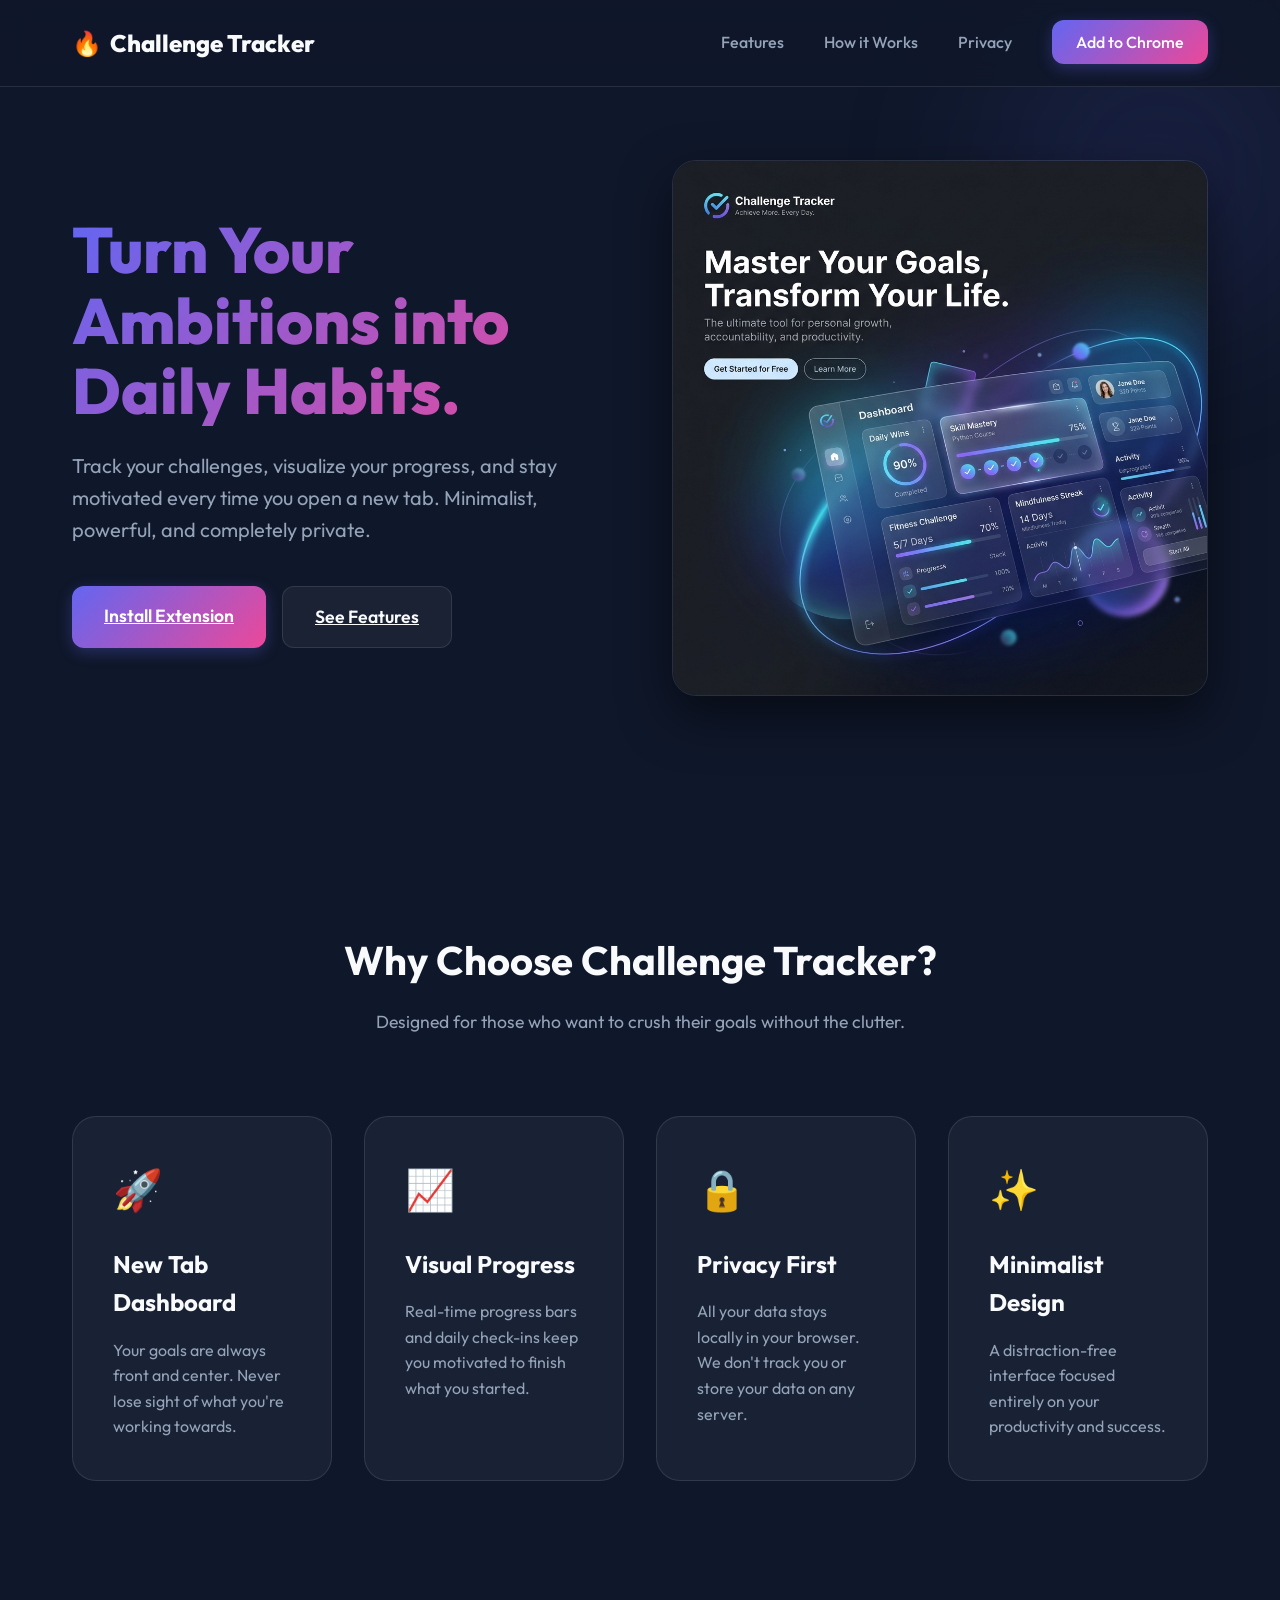
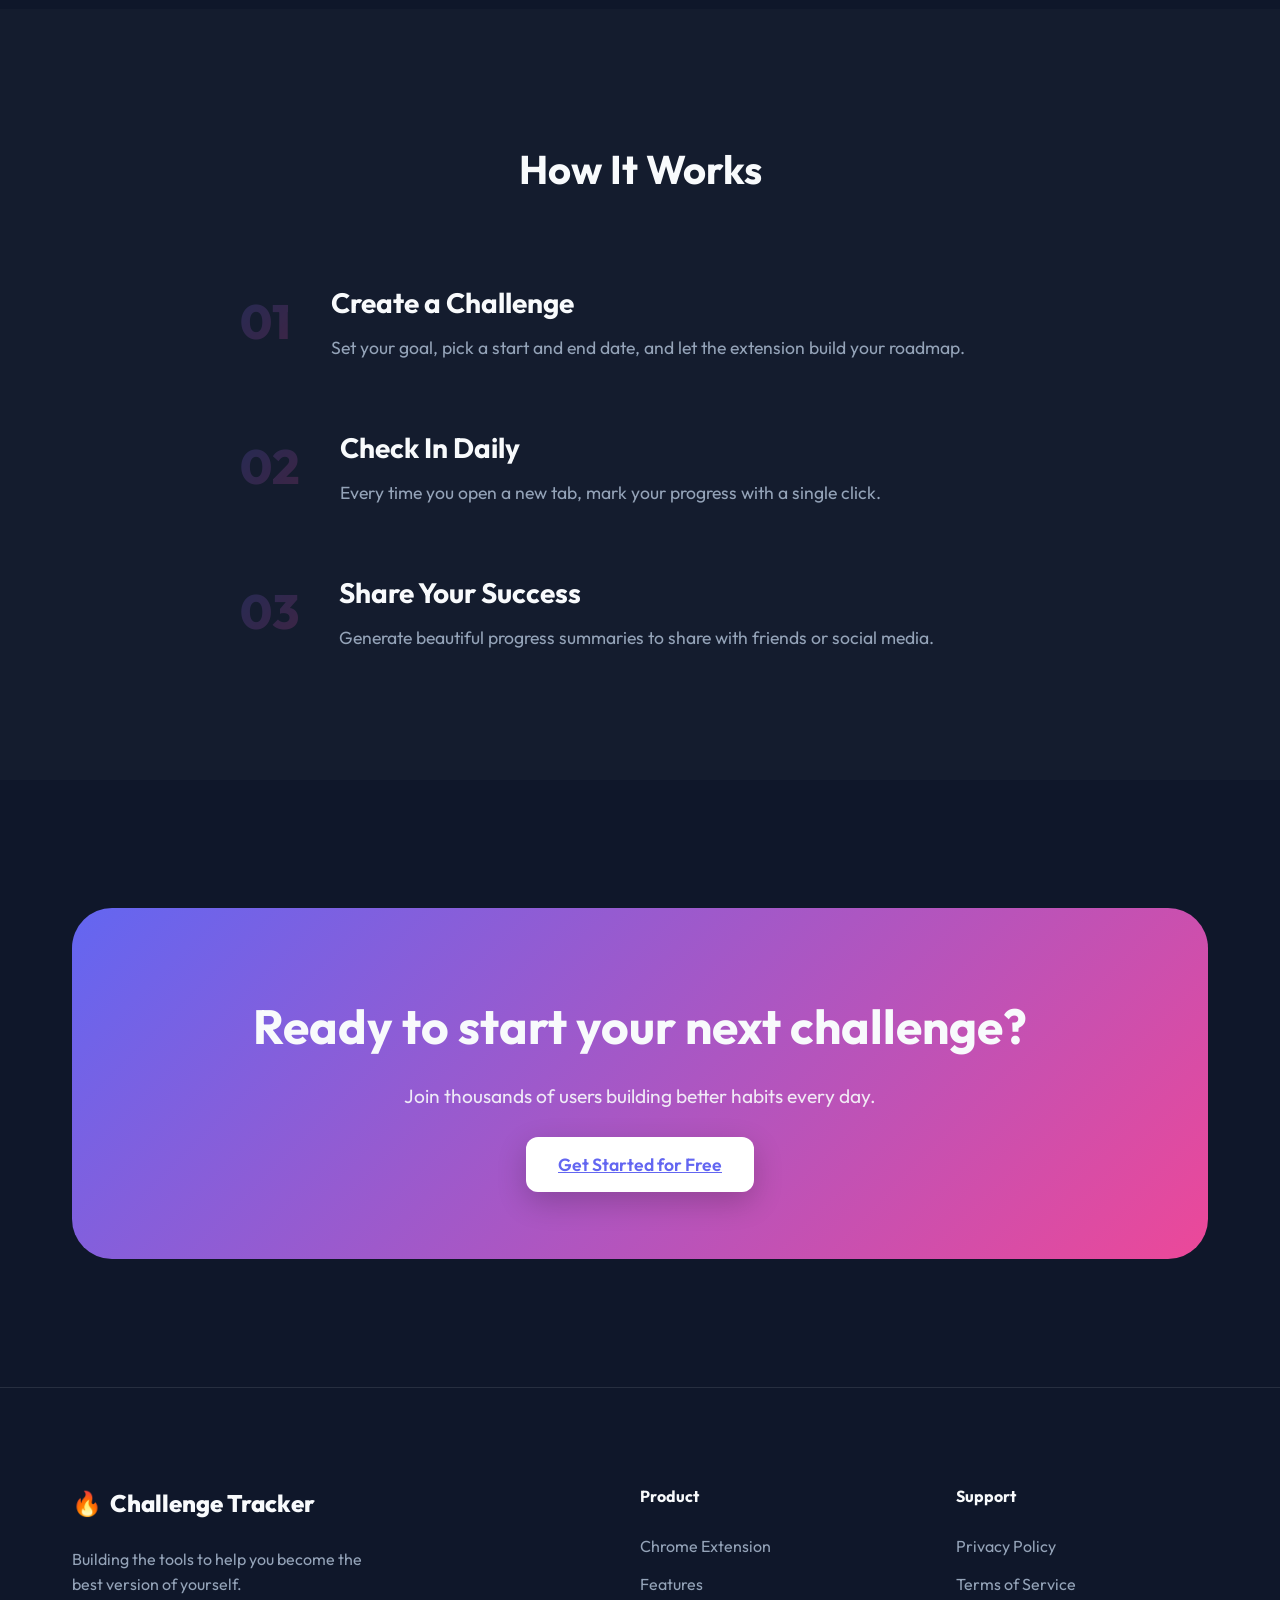
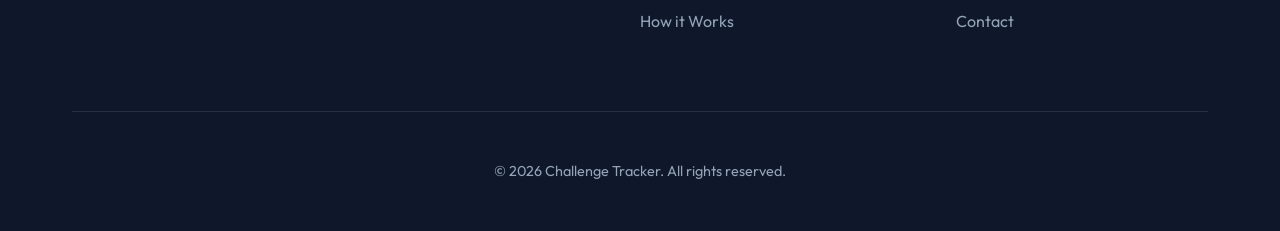
<file: index.html>
<!doctype html>
<html lang="en">
  <head>
    <meta charset="UTF-8" />
    <meta name="viewport" content="width=device-width, initial-scale=1.0" />
    <title>Challenge Tracker | Master Your Habits</title>
    <meta
      name="description"
      content="The ultimate Chrome extension to track your daily challenges and build life-changing habits directly from your New Tab page."
    />
    <link rel="preconnect" href="https://fonts.googleapis.com" />
    <link rel="preconnect" href="https://fonts.gstatic.com" crossorigin />
    <link
      href="https://fonts.googleapis.com/css2?family=Outfit:wght@300;400;600;800&display=swap"
      rel="stylesheet"
    />
    <link rel="stylesheet" href="style.css" />
  </head>
  <body>
    <nav>
      <div class="container">
        <div class="logo">
          <span class="icon">🔥</span>
          <span>Challenge Tracker</span>
        </div>
        <ul class="nav-links">
          <li><a href="#features">Features</a></li>
          <li><a href="#how-it-works">How it Works</a></li>
          <li><a href="privacy-policy.html">Privacy</a></li>
          <li><a href="https://chromewebstore.google.com/detail/challenge-tracker/ekboeehfckohegpankkdibgfpgkjiaia?hl=en&authuser=0" class="btn-primary">Add to Chrome</a></li>
        </ul>
      </div>
    </nav>

    <header class="hero">
      <div class="container">
        <div class="hero-content">
          <h1 class="gradient-text">Turn Your Ambitions into Daily Habits.</h1>
          <p>
            Track your challenges, visualize your progress, and stay motivated
            every time you open a new tab. Minimalist, powerful, and completely
            private.
          </p>
          <div class="hero-btns">
            <a href="https://chromewebstore.google.com/detail/challenge-tracker/ekboeehfckohegpankkdibgfpgkjiaia?hl=en&authuser=0" class="btn-primary btn-large">Install Extension</a>
            <a href="#features" class="btn-secondary btn-large">See Features</a>
          </div>
        </div>
        <div class="hero-image">
          <img src="hero.png" alt="Challenge Tracker Dashboard" />
        </div>
      </div>
    </header>

    <section id="features" class="features">
      <div class="container">
        <div class="section-header">
          <h2>Why Choose Challenge Tracker?</h2>
          <p>
            Designed for those who want to crush their goals without the
            clutter.
          </p>
        </div>
        <div class="feature-grid">
          <div class="feature-card">
            <div class="feature-icon">🚀</div>
            <h3>New Tab Dashboard</h3>
            <p>
              Your goals are always front and center. Never lose sight of what
              you're working towards.
            </p>
          </div>
          <div class="feature-card">
            <div class="feature-icon">📈</div>
            <h3>Visual Progress</h3>
            <p>
              Real-time progress bars and daily check-ins keep you motivated to
              finish what you started.
            </p>
          </div>
          <div class="feature-card">
            <div class="feature-icon">🔒</div>
            <h3>Privacy First</h3>
            <p>
              All your data stays locally in your browser. We don't track you or
              store your data on any server.
            </p>
          </div>
          <div class="feature-card">
            <div class="feature-icon">✨</div>
            <h3>Minimalist Design</h3>
            <p>
              A distraction-free interface focused entirely on your productivity
              and success.
            </p>
          </div>
        </div>
      </div>
    </section>

    <section id="how-it-works" class="how-it-works">
      <div class="container">
        <div class="section-header">
          <h2>How It Works</h2>
        </div>
        <div class="steps">
          <div class="step">
            <div class="step-number">01</div>
            <div class="step-info">
              <h3>Create a Challenge</h3>
              <p>
                Set your goal, pick a start and end date, and let the extension
                build your roadmap.
              </p>
            </div>
          </div>
          <div class="step">
            <div class="step-number">02</div>
            <div class="step-info">
              <h3>Check In Daily</h3>
              <p>
                Every time you open a new tab, mark your progress with a single
                click.
              </p>
            </div>
          </div>
          <div class="step">
            <div class="step-number">03</div>
            <div class="step-info">
              <h3>Share Your Success</h3>
              <p>
                Generate beautiful progress summaries to share with friends or
                social media.
              </p>
            </div>
          </div>
        </div>
      </div>
    </section>

    <section class="cta">
      <div class="container">
        <div class="cta-content">
          <h2>Ready to start your next challenge?</h2>
          <p>Join thousands of users building better habits every day.</p>
          <a href="https://chromewebstore.google.com/detail/challenge-tracker/ekboeehfckohegpankkdibgfpgkjiaia?hl=en&authuser=0" class="btn-primary btn-large">Get Started for Free</a>
        </div>
      </div>
    </section>

    <footer>
      <div class="container">
        <div class="footer-grid">
          <div class="footer-brand">
            <div class="logo">
              <span class="icon">🔥</span>
              <span>Challenge Tracker</span>
            </div>
            <p>
              Building the tools to help you become the best version of
              yourself.
            </p>
          </div>
          <div class="footer-links">
            <h4>Product</h4>
            <ul>
              <li><a href="https://chromewebstore.google.com/detail/challenge-tracker/ekboeehfckohegpankkdibgfpgkjiaia?hl=en&authuser=0">Chrome Extension</a></li>
              <li><a href="#features">Features</a></li>
              <li><a href="#how-it-works">How it Works</a></li>
            </ul>
          </div>
          <div class="footer-links">
            <h4>Support</h4>
            <ul>
              <li><a href="privacy-policy.html">Privacy Policy</a></li>
              <li><a href="#">Terms of Service</a></li>
              <li><a href="#">Contact</a></li>
            </ul>
          </div>
        </div>
        <div class="footer-bottom">
          <p>&copy; 2026 Challenge Tracker. All rights reserved.</p>
        </div>
      </div>
    </footer>
  </body>
</html>
</file>
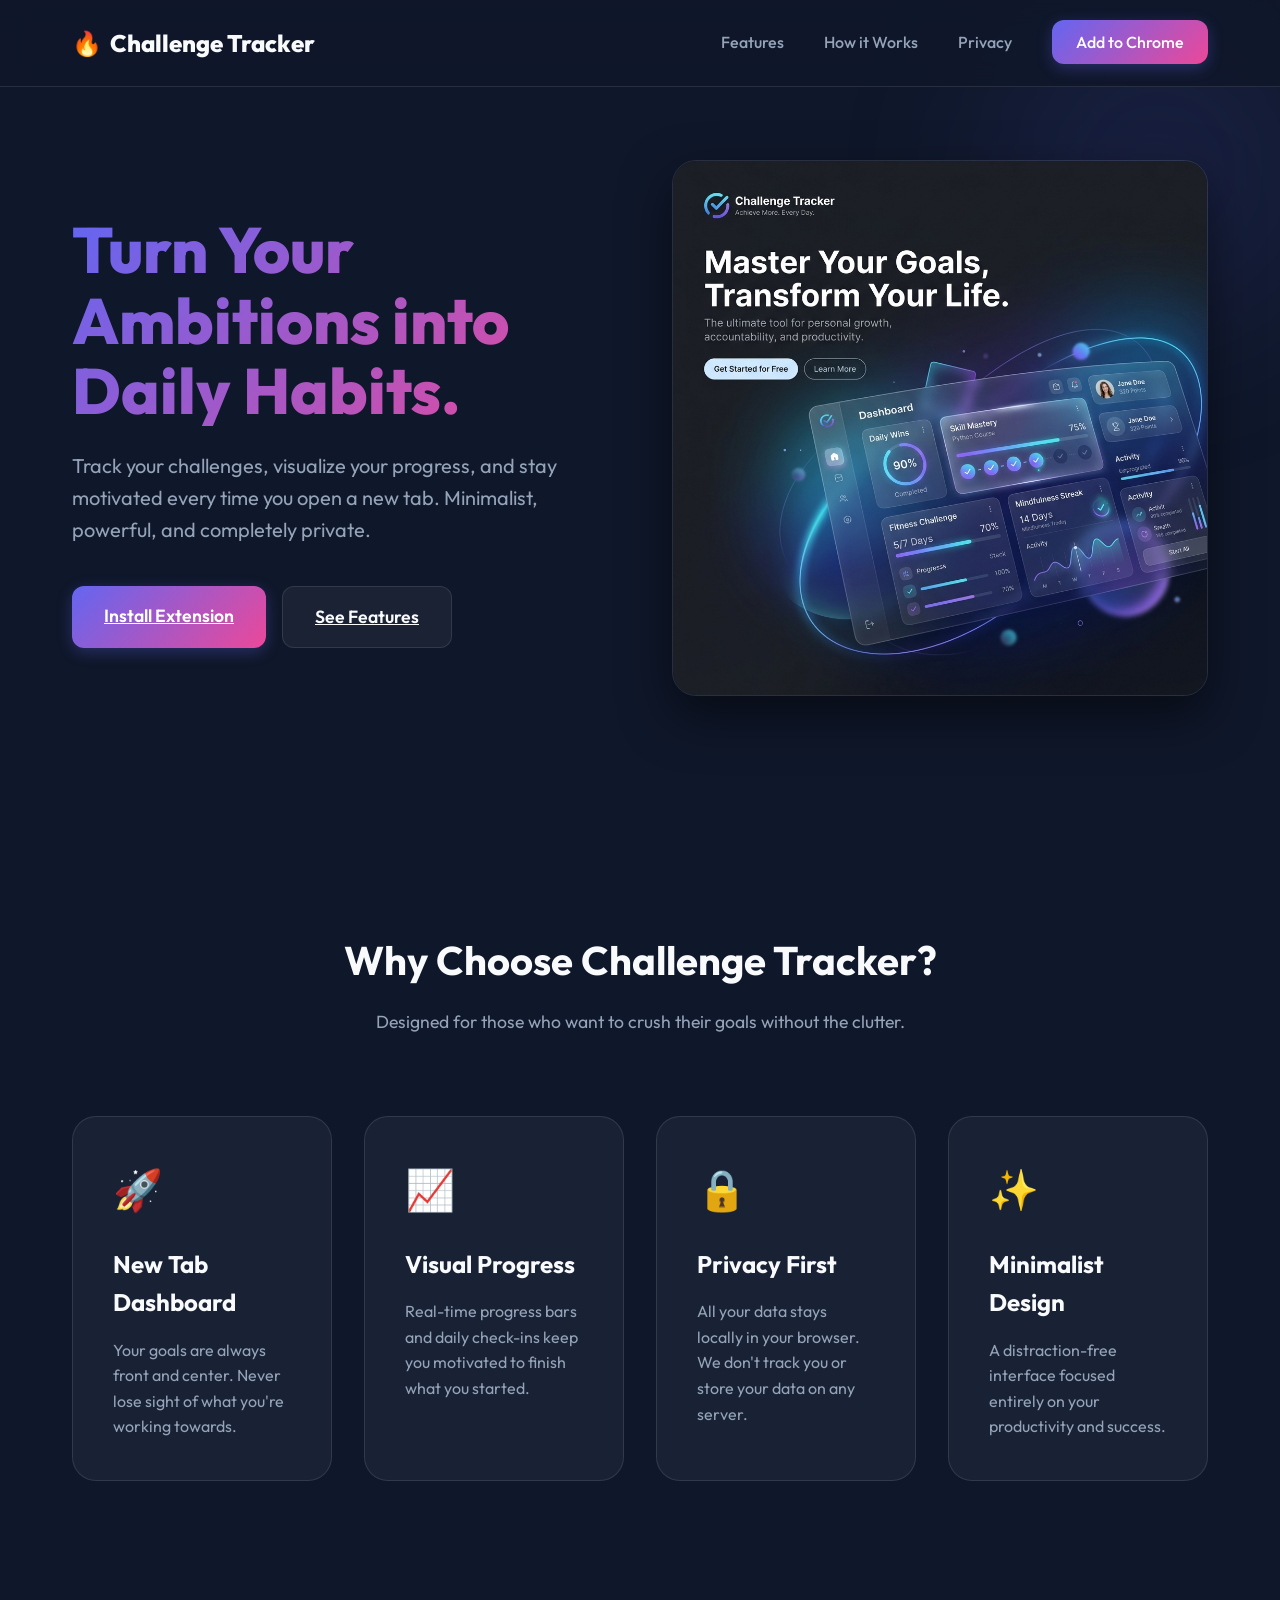
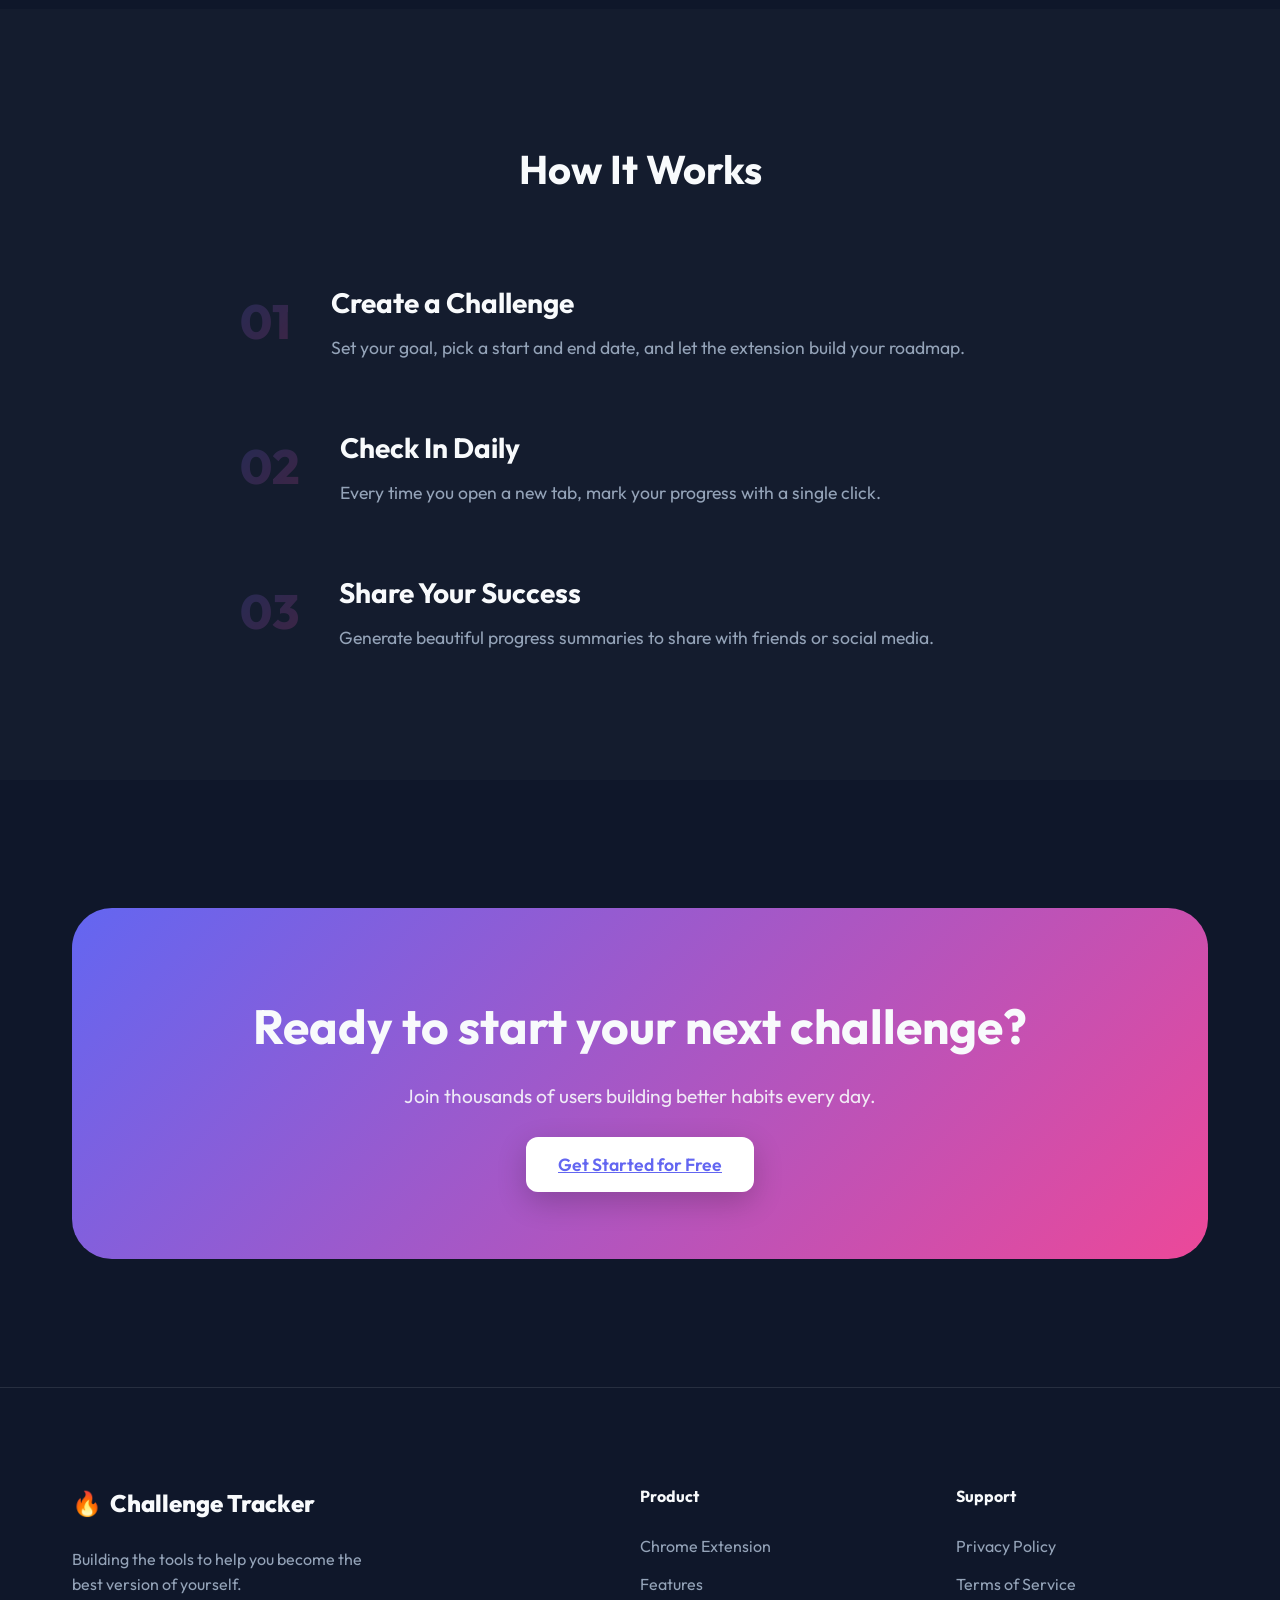
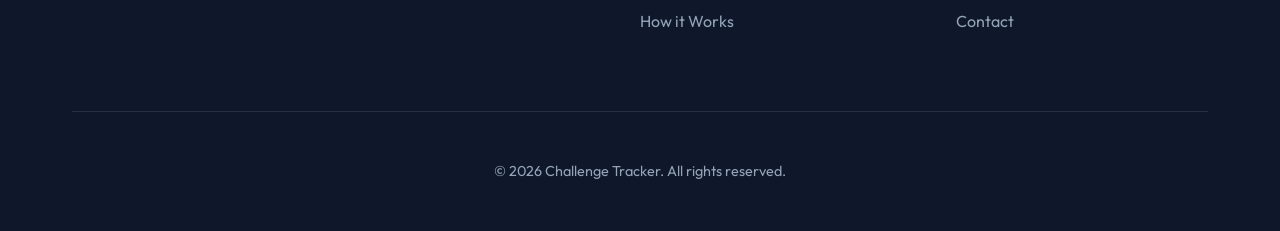
<file: website/index.html>
<!DOCTYPE html>
<html lang="en">
<head>
    <meta charset="UTF-8">
    <meta name="viewport" content="width=device-width, initial-scale=1.0">
    <title>Challenge Tracker | Master Your Habits</title>
    <meta name="description" content="The ultimate Chrome extension to track your daily challenges and build life-changing habits directly from your New Tab page.">
    <link rel="preconnect" href="https://fonts.googleapis.com">
    <link rel="preconnect" href="https://fonts.gstatic.com" crossorigin>
    <link href="https://fonts.googleapis.com/css2?family=Outfit:wght@300;400;600;800&display=swap" rel="stylesheet">
    <link rel="stylesheet" href="style.css">
</head>
<body>
    <nav>
        <div class="container">
            <div class="logo">
                <span class="icon">🔥</span>
                <span>Challenge Tracker</span>
            </div>
            <ul class="nav-links">
                <li><a href="#features">Features</a></li>
                <li><a href="#how-it-works">How it Works</a></li>
                <li><a href="privacy-policy.html">Privacy</a></li>
                <li><a href="#" class="btn-primary">Add to Chrome</a></li>
            </ul>
        </div>
    </nav>

    <header class="hero">
        <div class="container">
            <div class="hero-content">
                <h1 class="gradient-text">Turn Your Ambitions into Daily Habits.</h1>
                <p>Track your challenges, visualize your progress, and stay motivated every time you open a new tab. Minimalist, powerful, and completely private.</p>
                <div class="hero-btns">
                    <a href="#" class="btn-primary btn-large">Install Extension</a>
                    <a href="#features" class="btn-secondary btn-large">See Features</a>
                </div>
            </div>
            <div class="hero-image">
                <img src="hero.png" alt="Challenge Tracker Dashboard">
            </div>
        </div>
    </header>

    <section id="features" class="features">
        <div class="container">
            <div class="section-header">
                <h2>Why Choose Challenge Tracker?</h2>
                <p>Designed for those who want to crush their goals without the clutter.</p>
            </div>
            <div class="feature-grid">
                <div class="feature-card">
                    <div class="feature-icon">🚀</div>
                    <h3>New Tab Dashboard</h3>
                    <p>Your goals are always front and center. Never lose sight of what you're working towards.</p>
                </div>
                <div class="feature-card">
                    <div class="feature-icon">📈</div>
                    <h3>Visual Progress</h3>
                    <p>Real-time progress bars and daily check-ins keep you motivated to finish what you started.</p>
                </div>
                <div class="feature-card">
                    <div class="feature-icon">🔒</div>
                    <h3>Privacy First</h3>
                    <p>All your data stays locally in your browser. We don't track you or store your data on any server.</p>
                </div>
                <div class="feature-card">
                    <div class="feature-icon">✨</div>
                    <h3>Minimalist Design</h3>
                    <p>A distraction-free interface focused entirely on your productivity and success.</p>
                </div>
            </div>
        </div>
    </section>

    <section id="how-it-works" class="how-it-works">
        <div class="container">
            <div class="section-header">
                <h2>How It Works</h2>
            </div>
            <div class="steps">
                <div class="step">
                    <div class="step-number">01</div>
                    <div class="step-info">
                        <h3>Create a Challenge</h3>
                        <p>Set your goal, pick a start and end date, and let the extension build your roadmap.</p>
                    </div>
                </div>
                <div class="step">
                    <div class="step-number">02</div>
                    <div class="step-info">
                        <h3>Check In Daily</h3>
                        <p>Every time you open a new tab, mark your progress with a single click.</p>
                    </div>
                </div>
                <div class="step">
                    <div class="step-number">03</div>
                    <div class="step-info">
                        <h3>Share Your Success</h3>
                        <p>Generate beautiful progress summaries to share with friends or social media.</p>
                    </div>
                </div>
            </div>
        </div>
    </section>

    <section class="cta">
        <div class="container">
            <div class="cta-content">
                <h2>Ready to start your next challenge?</h2>
                <p>Join thousands of users building better habits every day.</p>
                <a href="#" class="btn-primary btn-large">Get Started for Free</a>
            </div>
        </div>
    </section>

    <footer>
        <div class="container">
            <div class="footer-grid">
                <div class="footer-brand">
                    <div class="logo">
                        <span class="icon">🔥</span>
                        <span>Challenge Tracker</span>
                    </div>
                    <p>Building the tools to help you become the best version of yourself.</p>
                </div>
                <div class="footer-links">
                    <h4>Product</h4>
                    <ul>
                        <li><a href="#">Chrome Extension</a></li>
                        <li><a href="#features">Features</a></li>
                        <li><a href="#how-it-works">How it Works</a></li>
                    </ul>
                </div>
                <div class="footer-links">
                    <h4>Support</h4>
                    <ul>
                        <li><a href="privacy-policy.html">Privacy Policy</a></li>
                        <li><a href="#">Terms of Service</a></li>
                        <li><a href="#">Contact</a></li>
                    </ul>
                </div>
            </div>
            <div class="footer-bottom">
                <p>&copy; 2026 Challenge Tracker. All rights reserved.</p>
            </div>
        </div>
    </footer>
</body>
</html>
</file>
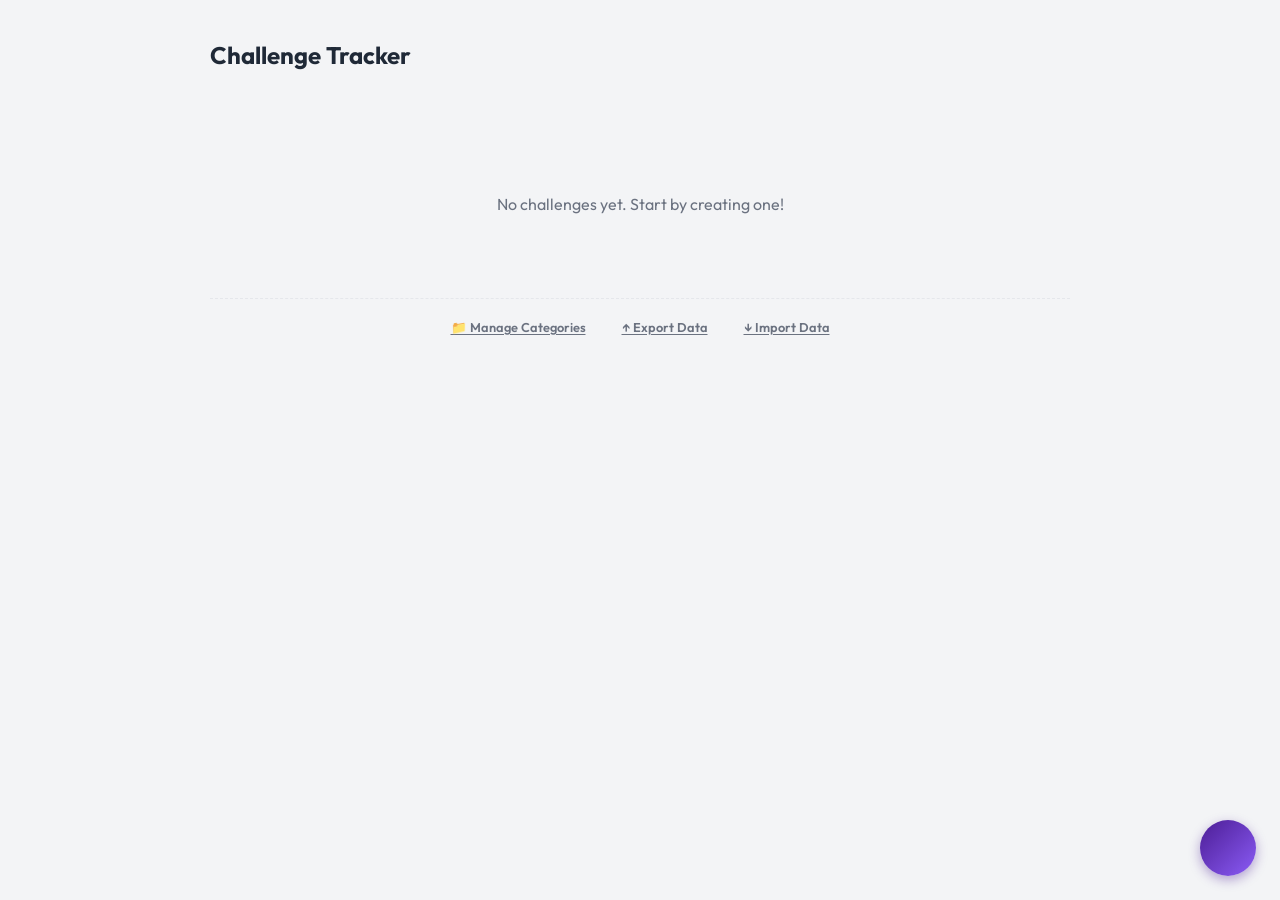
<file: popup.html>
<!doctype html>
<html lang="en">
  <head>
    <meta charset="UTF-8" />
    <meta name="viewport" content="width=device-width, initial-scale=1.0" />
    <title>Challenge Tracker</title>
    <link rel="stylesheet" href="popup.css" />
    <link rel="preconnect" href="https://fonts.googleapis.com" />
    <link rel="preconnect" href="https://fonts.gstatic.com" crossorigin />
    <link
      href="https://fonts.googleapis.com/css2?family=Outfit:wght@300;400;600&display=swap"
      rel="stylesheet"
    />
  </head>
  <body>
    <div class="container">
      <header>
        <h1 id="app-title">Challenge Tracker</h1>
        <div class="header-controls">
          <button id="today-tasks-btn" title="Today's Tasks">
            <i data-lucide="calendar"></i>
          </button>
          <button id="view-toggle" title="Toggle List/Grid View">
            <i data-lucide="layout-grid"></i>
          </button>
          <button id="theme-toggle" title="Toggle Dark/Light Mode">
            <i data-lucide="moon"></i>
          </button>
        </div>
      </header>

      <main id="app-content">
        <!-- Today's Tasks View -->
        <div id="today-view" class="view hidden">
          <div class="detail-header">
            <button id="back-from-today" class="icon-btn">←</button>
            <h2>Daily Tasks</h2>
          </div>
          <div class="card">
            <div id="today-tasks-container" class="daily-tasks-list">
              <!-- Tasks will be injected here -->
            </div>
          </div>
        </div>
        <!-- Challenge List View -->
        <div id="list-view" class="view">
          <div class="filter-bar-wrapper">
            <div id="filter-bar" class="filter-bar">
              <!-- Filter chips will be injected here -->
            </div>
          </div>
          <div id="challenges-container">
            <div class="empty-state">
              <p>No challenges yet. Start by creating one!</p>
            </div>
          </div>
          <div class="footer-actions">
            <button id="manage-categories-btn" class="text-btn">
              📁 Manage Categories
            </button>
            <button id="export-data" class="text-btn">↑ Export Data</button>
            <button id="import-data" class="text-btn">↓ Import Data</button>
            <input
              type="file"
              id="import-input"
              accept=".json"
              class="hidden"
            />
          </div>
        </div>

        <!-- Categories Management View -->
        <div id="categories-view" class="view hidden">
          <div class="detail-header">
            <button id="back-from-categories" class="icon-btn">
              <i data-lucide="arrow-left"></i>
            </button>
            <h2>Manage Categories</h2>
          </div>
          <div class="card">
            <div class="form-group">
              <label for="new-category-input">Add New Category</label>
              <div class="input-with-button">
                <input
                  type="text"
                  id="new-category-input"
                  placeholder="e.g., Meditation"
                />
                <button id="add-category-btn" class="primary">+</button>
              </div>
            </div>
            <div id="categories-list" class="tag-container">
              <!-- Categories will be injected here -->
            </div>
          </div>
        </div>

        <!-- Create Challenge View -->
        <div id="create-view" class="view hidden">
          <div class="card">
            <h2 id="form-title">New Challenge</h2>
            <div class="form-group">
              <label for="title-input">Challenge Name</label>
              <input
                type="text"
                id="title-input"
                placeholder="e.g., 30 Days of Code"
              />
            </div>
            <div class="form-group">
              <label for="category-select">Category</label>
              <select id="category-select" class="styled-select">
                <!-- Options populated via JS -->
              </select>
            </div>
            <div class="date-row">
              <div class="form-group">
                <label for="start-date">Start Date</label>
                <input type="date" id="start-date" />
              </div>
              <div class="form-group">
                <label for="end-date">End Date</label>
                <input type="date" id="end-date" />
              </div>
            </div>
            <div class="duration-presets">
              <button type="button" class="preset-btn" data-days="7">
                1 Week
              </button>
              <button type="button" class="preset-btn" data-days="14">
                2 Weeks
              </button>
              <button type="button" class="preset-btn" data-months="1">
                1 Month
              </button>
              <button type="button" class="preset-btn" data-years="1">
                1 Year
              </button>
            </div>
            <div class="actions">
              <button id="cancel-create" class="secondary">Cancel</button>
              <button id="save-challenge" class="primary">
                Save Challenge
              </button>
            </div>
          </div>
        </div>

        <!-- Detail View -->
        <div id="detail-view" class="view hidden">
          <div class="detail-header">
            <button id="back-to-list" class="icon-btn">
              <i data-lucide="arrow-left"></i>
            </button>
            <div>
              <h2 id="current-title" style="margin-bottom: 2px">
                Challenge Title
              </h2>
              <span id="current-category" class="category-badge">Category</span>
            </div>
          </div>

          <div class="stats-bar">
            <div class="circular-progress">
              <svg viewBox="0 0 100 100">
                <circle class="circular-bg" cx="50" cy="50" r="45"></circle>
                <circle
                  id="circular-fill"
                  class="circular-fill"
                  cx="50"
                  cy="50"
                  r="45"
                ></circle>
              </svg>
              <div id="percentage-text" class="circular-text">0%</div>
            </div>
            <span id="progress-text">0/0 Completed</span>
          </div>

          <div class="detail-actions">
            <button id="edit-challenge" class="secondary">
              Edit Challenge
            </button>
            <button id="share-progress" class="primary">Share Progress</button>
            <button id="copy-summary" class="secondary">Copy Summary</button>
            <button id="reset-challenge" class="danger">Reset</button>
            <button id="delete-challenge" class="danger-outline">Delete</button>
          </div>

          <div id="table-container">
            <!-- Table will be injected here -->
          </div>
        </div>
      </main>

      <div id="toast" class="toast hidden">Copied to clipboard!</div>

      <div id="context-menu" class="context-menu hidden">
        <button id="ctx-edit" class="ctx-item">
          <i data-lucide="edit-2"></i> Edit
        </button>
        <button id="ctx-copy" class="ctx-item">
          <i data-lucide="copy"></i> Copy Summary
        </button>
        <button id="ctx-delete" class="ctx-item danger">
          <i data-lucide="trash-2"></i> Delete
        </button>
      </div>

      <button id="fab-add" class="fab" title="Add New Challenge">
        <i data-lucide="plus"></i>
      </button>
    </div>

    <script src="popup.js"></script>
  </body>
</html>
</file>
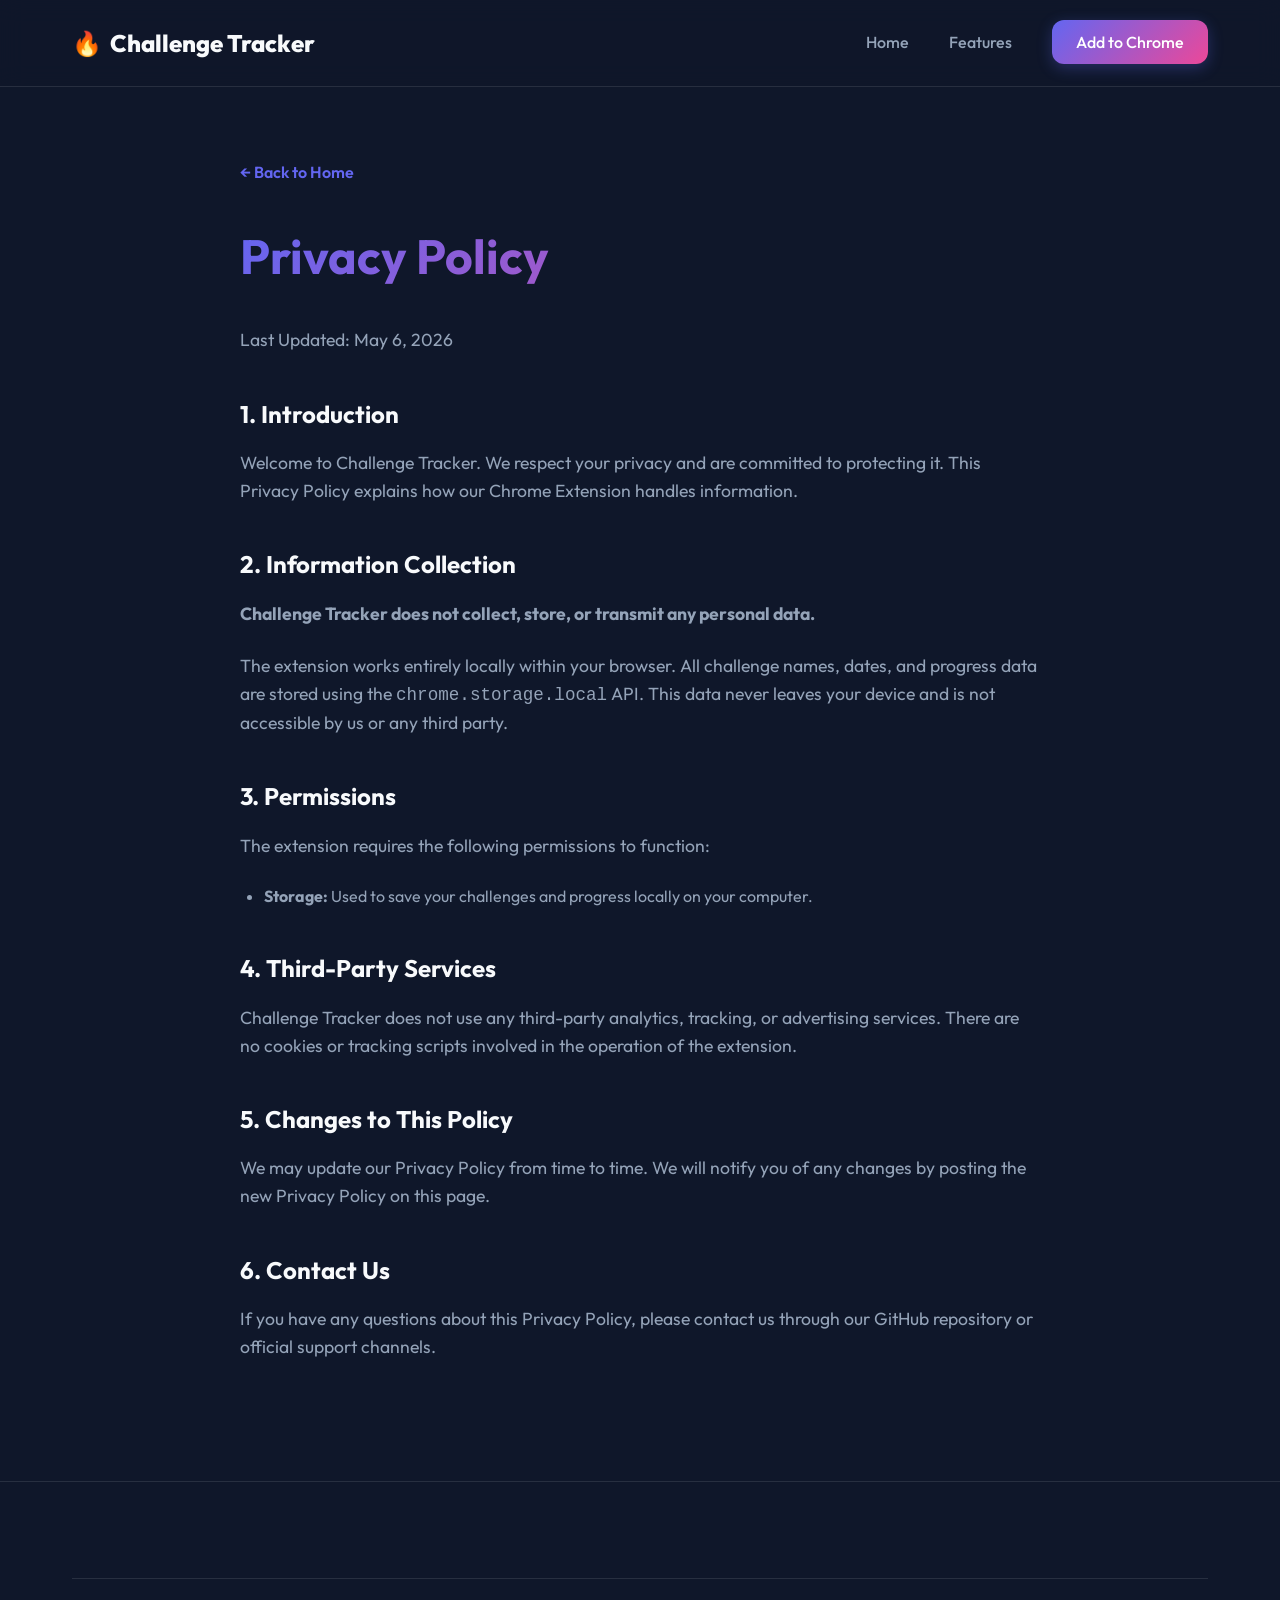
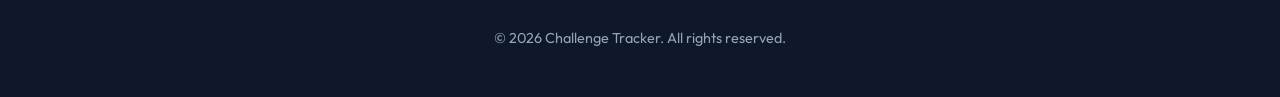
<file: privacy-policy.html>
<!DOCTYPE html>
<html lang="en">
<head>
    <meta charset="UTF-8">
    <meta name="viewport" content="width=device-width, initial-scale=1.0">
    <title>Privacy Policy | Challenge Tracker</title>
    <link rel="preconnect" href="https://fonts.googleapis.com">
    <link rel="preconnect" href="https://fonts.gstatic.com" crossorigin>
    <link href="https://fonts.googleapis.com/css2?family=Outfit:wght@300;400;600;800&display=swap" rel="stylesheet">
    <link rel="stylesheet" href="style.css">
    <style>
        .policy-content {
            padding: 10rem 0 6rem;
            max-width: 800px;
            margin: 0 auto;
        }
        .policy-content h1 {
            font-size: 3rem;
            margin-bottom: 2rem;
            background: var(--gradient);
            -webkit-background-clip: text;
            background-clip: text;
            -webkit-text-fill-color: transparent;
        }
        .policy-content h2 {
            margin-top: 2.5rem;
            margin-bottom: 1rem;
            color: var(--text-main);
        }
        .policy-content p {
            color: var(--text-muted);
            margin-bottom: 1.5rem;
            font-size: 1.1rem;
        }
        .policy-content ul {
            color: var(--text-muted);
            margin-bottom: 1.5rem;
            padding-left: 1.5rem;
        }
        .policy-content li {
            margin-bottom: 0.5rem;
        }
        .back-home {
            display: inline-block;
            margin-bottom: 2rem;
            color: var(--primary);
            text-decoration: none;
            font-weight: 600;
        }
    </style>
</head>
<body>
    <nav>
        <div class="container">
            <div class="logo">
                <span class="icon">🔥</span>
                <span>Challenge Tracker</span>
            </div>
            <ul class="nav-links">
                <li><a href="index.html">Home</a></li>
                <li><a href="index.html#features">Features</a></li>
                <li><a href="https://chromewebstore.google.com/detail/challenge-tracker/ekboeehfckohegpankkdibgfpgkjiaia?hl=en&authuser=0" class="btn-primary">Add to Chrome</a></li>
            </ul>
        </div>
    </nav>

    <div class="container">
        <div class="policy-content">
            <a href="index.html" class="back-home">← Back to Home</a>
            <h1>Privacy Policy</h1>
            <p>Last Updated: May 6, 2026</p>

            <h2>1. Introduction</h2>
            <p>Welcome to Challenge Tracker. We respect your privacy and are committed to protecting it. This Privacy Policy explains how our Chrome Extension handles information.</p>

            <h2>2. Information Collection</h2>
            <p><strong>Challenge Tracker does not collect, store, or transmit any personal data.</strong></p>
            <p>The extension works entirely locally within your browser. All challenge names, dates, and progress data are stored using the <code>chrome.storage.local</code> API. This data never leaves your device and is not accessible by us or any third party.</p>

            <h2>3. Permissions</h2>
            <p>The extension requires the following permissions to function:</p>
            <ul>
                <li><strong>Storage:</strong> Used to save your challenges and progress locally on your computer.</li>
            </ul>

            <h2>4. Third-Party Services</h2>
            <p>Challenge Tracker does not use any third-party analytics, tracking, or advertising services. There are no cookies or tracking scripts involved in the operation of the extension.</p>

            <h2>5. Changes to This Policy</h2>
            <p>We may update our Privacy Policy from time to time. We will notify you of any changes by posting the new Privacy Policy on this page.</p>

            <h2>6. Contact Us</h2>
            <p>If you have any questions about this Privacy Policy, please contact us through our GitHub repository or official support channels.</p>
        </div>
    </div>

    <footer>
        <div class="container">
            <div class="footer-bottom">
                <p>&copy; 2026 Challenge Tracker. All rights reserved.</p>
            </div>
        </div>
    </footer>
</body>
</html>
</file>
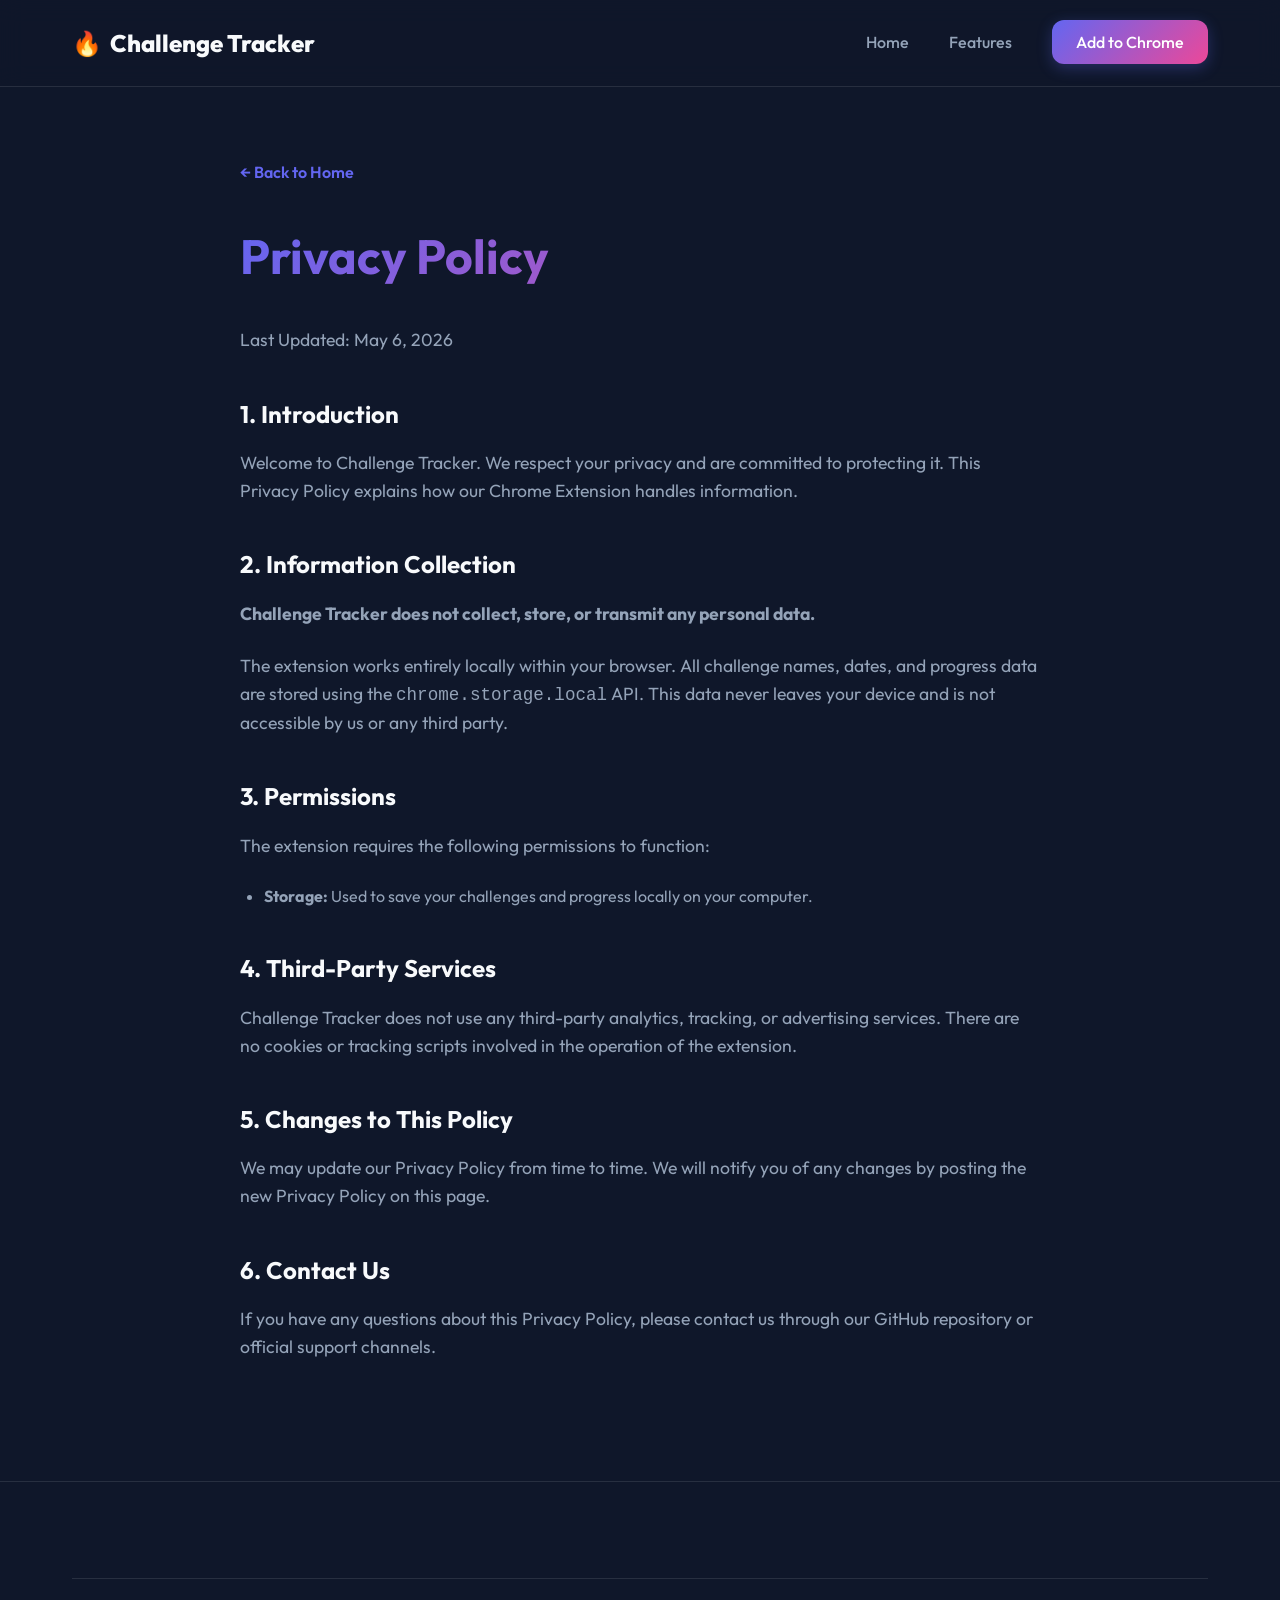
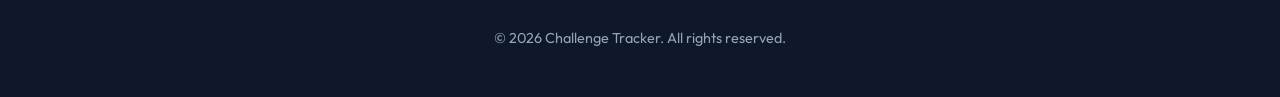
<file: website/privacy-policy.html>
<!DOCTYPE html>
<html lang="en">
<head>
    <meta charset="UTF-8">
    <meta name="viewport" content="width=device-width, initial-scale=1.0">
    <title>Privacy Policy | Challenge Tracker</title>
    <link rel="preconnect" href="https://fonts.googleapis.com">
    <link rel="preconnect" href="https://fonts.gstatic.com" crossorigin>
    <link href="https://fonts.googleapis.com/css2?family=Outfit:wght@300;400;600;800&display=swap" rel="stylesheet">
    <link rel="stylesheet" href="style.css">
    <style>
        .policy-content {
            padding: 10rem 0 6rem;
            max-width: 800px;
            margin: 0 auto;
        }
        .policy-content h1 {
            font-size: 3rem;
            margin-bottom: 2rem;
            background: var(--gradient);
            -webkit-background-clip: text;
            -webkit-text-fill-color: transparent;
        }
        .policy-content h2 {
            margin-top: 2.5rem;
            margin-bottom: 1rem;
            color: var(--text-main);
        }
        .policy-content p {
            color: var(--text-muted);
            margin-bottom: 1.5rem;
            font-size: 1.1rem;
        }
        .policy-content ul {
            color: var(--text-muted);
            margin-bottom: 1.5rem;
            padding-left: 1.5rem;
        }
        .policy-content li {
            margin-bottom: 0.5rem;
        }
        .back-home {
            display: inline-block;
            margin-bottom: 2rem;
            color: var(--primary);
            text-decoration: none;
            font-weight: 600;
        }
    </style>
</head>
<body>
    <nav>
        <div class="container">
            <div class="logo">
                <span class="icon">🔥</span>
                <span>Challenge Tracker</span>
            </div>
            <ul class="nav-links">
                <li><a href="index.html">Home</a></li>
                <li><a href="index.html#features">Features</a></li>
                <li><a href="#" class="btn-primary">Add to Chrome</a></li>
            </ul>
        </div>
    </nav>

    <div class="container">
        <div class="policy-content">
            <a href="index.html" class="back-home">← Back to Home</a>
            <h1>Privacy Policy</h1>
            <p>Last Updated: May 6, 2026</p>

            <h2>1. Introduction</h2>
            <p>Welcome to Challenge Tracker. We respect your privacy and are committed to protecting it. This Privacy Policy explains how our Chrome Extension handles information.</p>

            <h2>2. Information Collection</h2>
            <p><strong>Challenge Tracker does not collect, store, or transmit any personal data.</strong></p>
            <p>The extension works entirely locally within your browser. All challenge names, dates, and progress data are stored using the <code>chrome.storage.local</code> API. This data never leaves your device and is not accessible by us or any third party.</p>

            <h2>3. Permissions</h2>
            <p>The extension requires the following permissions to function:</p>
            <ul>
                <li><strong>Storage:</strong> Used to save your challenges and progress locally on your computer.</li>
            </ul>

            <h2>4. Third-Party Services</h2>
            <p>Challenge Tracker does not use any third-party analytics, tracking, or advertising services. There are no cookies or tracking scripts involved in the operation of the extension.</p>

            <h2>5. Changes to This Policy</h2>
            <p>We may update our Privacy Policy from time to time. We will notify you of any changes by posting the new Privacy Policy on this page.</p>

            <h2>6. Contact Us</h2>
            <p>If you have any questions about this Privacy Policy, please contact us through our GitHub repository or official support channels.</p>
        </div>
    </div>

    <footer>
        <div class="container">
            <div class="footer-bottom">
                <p>&copy; 2026 Challenge Tracker. All rights reserved.</p>
            </div>
        </div>
    </footer>
</body>
</html>
</file>
<file: style.css>
:root {
    --primary: #6366f1;
    --primary-hover: #4f46e5;
    --secondary: #ec4899;
    --dark-bg: #0f172a;
    --card-bg: rgba(30, 41, 59, 0.7);
    --text-main: #f8fafc;
    --text-muted: #94a3b8;
    --glass-border: rgba(255, 255, 255, 0.1);
    --gradient: linear-gradient(135deg, #6366f1 0%, #ec4899 100%);
    --container-width: 1200px;
}

* {
    margin: 0;
    padding: 0;
    box-sizing: border-box;
}

html {
    scroll-behavior: smooth;
}

body {
    font-family: 'Outfit', sans-serif;
    background-color: var(--dark-bg);
    color: var(--text-main);
    line-height: 1.6;
    overflow-x: hidden;
}

.container {
    max-width: var(--container-width);
    margin: 0 auto;
    padding: 0 2rem;
}

/* Navigation */
nav {
    padding: 1.5rem 0;
    position: fixed;
    width: 100%;
    top: 0;
    z-index: 1000;
    background: rgba(15, 23, 42, 0.8);
    backdrop-filter: blur(12px);
    border-bottom: 1px solid var(--glass-border);
}

nav .container {
    display: flex;
    justify-content: space-between;
    align-items: center;
}

.logo {
    font-size: 1.5rem;
    font-weight: 800;
    display: flex;
    align-items: center;
    gap: 0.5rem;
}

.nav-links {
    display: flex;
    list-style: none;
    align-items: center;
    gap: 2.5rem;
}

.nav-links a {
    text-decoration: none;
    color: var(--text-muted);
    font-weight: 500;
    transition: color 0.3s;
}

.nav-links a:hover {
    color: var(--text-main);
}

/* Buttons */
.btn-primary {
    background: var(--gradient);
    color: white !important;
    padding: 0.75rem 1.5rem;
    border-radius: 12px;
    font-weight: 600;
    transition: transform 0.3s, box-shadow 0.3s;
    box-shadow: 0 4px 15px rgba(99, 102, 241, 0.3);
}

.btn-primary:hover {
    transform: translateY(-2px);
    box-shadow: 0 8px 25px rgba(99, 102, 241, 0.5);
}

.btn-secondary {
    background: rgba(255, 255, 255, 0.05);
    border: 1px solid var(--glass-border);
    color: var(--text-main) !important;
    padding: 0.75rem 1.5rem;
    border-radius: 12px;
    font-weight: 600;
    transition: background 0.3s;
}

.btn-secondary:hover {
    background: rgba(255, 255, 255, 0.1);
}

.btn-large {
    padding: 1rem 2rem;
    font-size: 1.1rem;
}

/* Hero Section */
.hero {
    padding: 10rem 0 6rem;
    position: relative;
}

.hero::before {
    content: '';
    position: absolute;
    top: -10%;
    right: -10%;
    width: 500px;
    height: 500px;
    background: radial-gradient(circle, rgba(99, 102, 241, 0.15) 0%, transparent 70%);
    filter: blur(60px);
    z-index: -1;
}

.hero .container {
    display: flex;
    align-items: center;
    gap: 4rem;
}

.hero-content {
    flex: 1;
}

.gradient-text {
    background: var(--gradient);
    -webkit-background-clip: text;
    background-clip: text;
    -webkit-text-fill-color: transparent;
    font-size: 4rem;
    font-weight: 800;
    line-height: 1.1;
    margin-bottom: 1.5rem;
}

.hero-content p {
    font-size: 1.25rem;
    color: var(--text-muted);
    margin-bottom: 2.5rem;
    max-width: 540px;
}

.hero-btns {
    display: flex;
    gap: 1rem;
}

.hero-image {
    flex: 1;
    position: relative;
}

.hero-image img {
    width: 100%;
    border-radius: 24px;
    box-shadow: 0 20px 50px rgba(0, 0, 0, 0.5);
    border: 1px solid var(--glass-border);
    animation: float 6s ease-in-out infinite;
}

@keyframes float {
    0% { transform: translateY(0px); }
    50% { transform: translateY(-20px); }
    100% { transform: translateY(0px); }
}

/* Features */
.features {
    padding: 8rem 0;
}

.section-header {
    text-align: center;
    margin-bottom: 5rem;
}

.section-header h2 {
    font-size: 2.5rem;
    margin-bottom: 1rem;
}

.section-header p {
    color: var(--text-muted);
    font-size: 1.1rem;
}

.feature-grid {
    display: grid;
    grid-template-columns: repeat(auto-fit, minmax(250px, 1fr));
    gap: 2rem;
}

.feature-card {
    background: var(--card-bg);
    padding: 2.5rem;
    border-radius: 24px;
    border: 1px solid var(--glass-border);
    transition: transform 0.3s, border-color 0.3s;
}

.feature-card:hover {
    transform: translateY(-10px);
    border-color: var(--primary);
}

.feature-icon {
    font-size: 2.5rem;
    margin-bottom: 1.5rem;
}

.feature-card h3 {
    margin-bottom: 1rem;
    font-size: 1.5rem;
}

.feature-card p {
    color: var(--text-muted);
}

/* How it Works */
.how-it-works {
    padding: 8rem 0;
    background: rgba(255, 255, 255, 0.02);
}

.steps {
    display: flex;
    flex-direction: column;
    gap: 4rem;
    max-width: 800px;
    margin: 0 auto;
}

.step {
    display: flex;
    gap: 2.5rem;
    align-items: center;
}

.step-number {
    font-size: 3rem;
    font-weight: 800;
    opacity: 0.2;
    background: var(--gradient);
    -webkit-background-clip: text;
    background-clip: text;
    -webkit-text-fill-color: transparent;
}

.step-info h3 {
    font-size: 1.75rem;
    margin-bottom: 0.5rem;
}

.step-info p {
    color: var(--text-muted);
    font-size: 1.1rem;
}

/* CTA Section */
.cta {
    padding: 8rem 0;
    text-align: center;
}

.cta-content {
    background: var(--gradient);
    padding: 5rem;
    border-radius: 40px;
}

.cta h2 {
    font-size: 3rem;
    margin-bottom: 1rem;
}

.cta p {
    font-size: 1.2rem;
    margin-bottom: 2.5rem;
    opacity: 0.9;
}

.cta .btn-primary {
    background: white;
    color: var(--primary) !important;
    box-shadow: 0 10px 30px rgba(0, 0, 0, 0.2);
}

/* Footer */
footer {
    padding: 6rem 0 3rem;
    border-top: 1px solid var(--glass-border);
}

.footer-grid {
    display: grid;
    grid-template-columns: 2fr 1fr 1fr;
    gap: 4rem;
    margin-bottom: 4rem;
}

.footer-brand p {
    color: var(--text-muted);
    margin-top: 1.5rem;
    max-width: 300px;
}

.footer-links h4 {
    margin-bottom: 1.5rem;
}

.footer-links ul {
    list-style: none;
}

.footer-links li {
    margin-bottom: 0.75rem;
}

.footer-links a {
    text-decoration: none;
    color: var(--text-muted);
    transition: color 0.3s;
}

.footer-links a:hover {
    color: var(--text-main);
}

.footer-bottom {
    text-align: center;
    padding-top: 3rem;
    border-top: 1px solid var(--glass-border);
    color: var(--text-muted);
    font-size: 0.9rem;
}

/* Responsive */
@media (max-width: 968px) {
    .hero .container {
        flex-direction: column;
        text-align: center;
    }
    
    .hero-content p {
        margin: 0 auto 2.5rem;
    }
    
    .hero-btns {
        justify-content: center;
    }
    
    .gradient-text {
        font-size: 3rem;
    }
    
    .footer-grid {
        grid-template-columns: 1fr;
        text-align: center;
    }
    
    .footer-brand p {
        margin: 1.5rem auto;
    }
    
    .nav-links {
        display: none;
    }
}
</file>
<file: website/style.css>
:root {
    --primary: #6366f1;
    --primary-hover: #4f46e5;
    --secondary: #ec4899;
    --dark-bg: #0f172a;
    --card-bg: rgba(30, 41, 59, 0.7);
    --text-main: #f8fafc;
    --text-muted: #94a3b8;
    --glass-border: rgba(255, 255, 255, 0.1);
    --gradient: linear-gradient(135deg, #6366f1 0%, #ec4899 100%);
    --container-width: 1200px;
}

* {
    margin: 0;
    padding: 0;
    box-sizing: border-box;
}

html {
    scroll-behavior: smooth;
}

body {
    font-family: 'Outfit', sans-serif;
    background-color: var(--dark-bg);
    color: var(--text-main);
    line-height: 1.6;
    overflow-x: hidden;
}

.container {
    max-width: var(--container-width);
    margin: 0 auto;
    padding: 0 2rem;
}

/* Navigation */
nav {
    padding: 1.5rem 0;
    position: fixed;
    width: 100%;
    top: 0;
    z-index: 1000;
    background: rgba(15, 23, 42, 0.8);
    backdrop-filter: blur(12px);
    border-bottom: 1px solid var(--glass-border);
}

nav .container {
    display: flex;
    justify-content: space-between;
    align-items: center;
}

.logo {
    font-size: 1.5rem;
    font-weight: 800;
    display: flex;
    align-items: center;
    gap: 0.5rem;
}

.nav-links {
    display: flex;
    list-style: none;
    align-items: center;
    gap: 2.5rem;
}

.nav-links a {
    text-decoration: none;
    color: var(--text-muted);
    font-weight: 500;
    transition: color 0.3s;
}

.nav-links a:hover {
    color: var(--text-main);
}

/* Buttons */
.btn-primary {
    background: var(--gradient);
    color: white !important;
    padding: 0.75rem 1.5rem;
    border-radius: 12px;
    font-weight: 600;
    transition: transform 0.3s, box-shadow 0.3s;
    box-shadow: 0 4px 15px rgba(99, 102, 241, 0.3);
}

.btn-primary:hover {
    transform: translateY(-2px);
    box-shadow: 0 8px 25px rgba(99, 102, 241, 0.5);
}

.btn-secondary {
    background: rgba(255, 255, 255, 0.05);
    border: 1px solid var(--glass-border);
    color: var(--text-main) !important;
    padding: 0.75rem 1.5rem;
    border-radius: 12px;
    font-weight: 600;
    transition: background 0.3s;
}

.btn-secondary:hover {
    background: rgba(255, 255, 255, 0.1);
}

.btn-large {
    padding: 1rem 2rem;
    font-size: 1.1rem;
}

/* Hero Section */
.hero {
    padding: 10rem 0 6rem;
    position: relative;
}

.hero::before {
    content: '';
    position: absolute;
    top: -10%;
    right: -10%;
    width: 500px;
    height: 500px;
    background: radial-gradient(circle, rgba(99, 102, 241, 0.15) 0%, transparent 70%);
    filter: blur(60px);
    z-index: -1;
}

.hero .container {
    display: flex;
    align-items: center;
    gap: 4rem;
}

.hero-content {
    flex: 1;
}

.gradient-text {
    background: var(--gradient);
    -webkit-background-clip: text;
    -webkit-text-fill-color: transparent;
    font-size: 4rem;
    font-weight: 800;
    line-height: 1.1;
    margin-bottom: 1.5rem;
}

.hero-content p {
    font-size: 1.25rem;
    color: var(--text-muted);
    margin-bottom: 2.5rem;
    max-width: 540px;
}

.hero-btns {
    display: flex;
    gap: 1rem;
}

.hero-image {
    flex: 1;
    position: relative;
}

.hero-image img {
    width: 100%;
    border-radius: 24px;
    box-shadow: 0 20px 50px rgba(0, 0, 0, 0.5);
    border: 1px solid var(--glass-border);
    animation: float 6s ease-in-out infinite;
}

@keyframes float {
    0% { transform: translateY(0px); }
    50% { transform: translateY(-20px); }
    100% { transform: translateY(0px); }
}

/* Features */
.features {
    padding: 8rem 0;
}

.section-header {
    text-align: center;
    margin-bottom: 5rem;
}

.section-header h2 {
    font-size: 2.5rem;
    margin-bottom: 1rem;
}

.section-header p {
    color: var(--text-muted);
    font-size: 1.1rem;
}

.feature-grid {
    display: grid;
    grid-template-columns: repeat(auto-fit, minmax(250px, 1fr));
    gap: 2rem;
}

.feature-card {
    background: var(--card-bg);
    padding: 2.5rem;
    border-radius: 24px;
    border: 1px solid var(--glass-border);
    transition: transform 0.3s, border-color 0.3s;
}

.feature-card:hover {
    transform: translateY(-10px);
    border-color: var(--primary);
}

.feature-icon {
    font-size: 2.5rem;
    margin-bottom: 1.5rem;
}

.feature-card h3 {
    margin-bottom: 1rem;
    font-size: 1.5rem;
}

.feature-card p {
    color: var(--text-muted);
}

/* How it Works */
.how-it-works {
    padding: 8rem 0;
    background: rgba(255, 255, 255, 0.02);
}

.steps {
    display: flex;
    flex-direction: column;
    gap: 4rem;
    max-width: 800px;
    margin: 0 auto;
}

.step {
    display: flex;
    gap: 2.5rem;
    align-items: center;
}

.step-number {
    font-size: 3rem;
    font-weight: 800;
    opacity: 0.2;
    background: var(--gradient);
    -webkit-background-clip: text;
    -webkit-text-fill-color: transparent;
}

.step-info h3 {
    font-size: 1.75rem;
    margin-bottom: 0.5rem;
}

.step-info p {
    color: var(--text-muted);
    font-size: 1.1rem;
}

/* CTA Section */
.cta {
    padding: 8rem 0;
    text-align: center;
}

.cta-content {
    background: var(--gradient);
    padding: 5rem;
    border-radius: 40px;
}

.cta h2 {
    font-size: 3rem;
    margin-bottom: 1rem;
}

.cta p {
    font-size: 1.2rem;
    margin-bottom: 2.5rem;
    opacity: 0.9;
}

.cta .btn-primary {
    background: white;
    color: var(--primary) !important;
    box-shadow: 0 10px 30px rgba(0, 0, 0, 0.2);
}

/* Footer */
footer {
    padding: 6rem 0 3rem;
    border-top: 1px solid var(--glass-border);
}

.footer-grid {
    display: grid;
    grid-template-columns: 2fr 1fr 1fr;
    gap: 4rem;
    margin-bottom: 4rem;
}

.footer-brand p {
    color: var(--text-muted);
    margin-top: 1.5rem;
    max-width: 300px;
}

.footer-links h4 {
    margin-bottom: 1.5rem;
}

.footer-links ul {
    list-style: none;
}

.footer-links li {
    margin-bottom: 0.75rem;
}

.footer-links a {
    text-decoration: none;
    color: var(--text-muted);
    transition: color 0.3s;
}

.footer-links a:hover {
    color: var(--text-main);
}

.footer-bottom {
    text-align: center;
    padding-top: 3rem;
    border-top: 1px solid var(--glass-border);
    color: var(--text-muted);
    font-size: 0.9rem;
}

/* Responsive */
@media (max-width: 968px) {
    .hero .container {
        flex-direction: column;
        text-align: center;
    }
    
    .hero-content p {
        margin: 0 auto 2.5rem;
    }
    
    .hero-btns {
        justify-content: center;
    }
    
    .gradient-text {
        font-size: 3rem;
    }
    
    .footer-grid {
        grid-template-columns: 1fr;
        text-align: center;
    }
    
    .footer-brand p {
        margin: 1.5rem auto;
    }
    
    .nav-links {
        display: none;
    }
}
</file>
<file: popup.css>
:root {
  --primary: #4c1d95;
  --primary-hover: #5b21b6;
  --bg-color: #f3f4f6;
  --card-bg: #f3f4f6;
  --card-inner: #ffffff;
  --text-main: #1f2937;
  --text-muted: #6b7280;
  --border-color: #e5e7eb;
  --accent: #8b5cf6;
  --danger: #ef4444;
  --shadow: 0 1px 3px 0 rgb(0 0 0 / 0.1);
  --shadow-lg: 0 10px 15px -3px rgb(0 0 0 / 0.1);
  --input-bg: #ffffff;
  --badge-bg: rgba(76, 29, 149, 0.1);
  --badge-text: #4c1d95;
  --card-hover: #ffffff;
  --progress-track: #e5e7eb;
  --progress-fill: #1f2937;
  --percentage-text: #1f2937;
}

[data-theme="dark"] {
  --bg-color: #020617;
  --card-bg: #0f172a;
  --text-main: #f8fafc;
  --text-muted: #94a3b8;
  --border-color: #1e293b;
  --primary: #8b5cf6;
  --primary-hover: #a78bfa;
  --accent: #d8b4fe;
  --shadow: 0 4px 20px -5px rgba(0, 0, 0, 0.7);
  --shadow-lg: 0 10px 30px -10px rgba(139, 92, 246, 0.3);
  --input-bg: #0f172a;
  --badge-bg: rgba(139, 92, 246, 0.25);
  --badge-text: #ddd6fe;
  --card-inner: #0f172a;
  --card-hover: #1e1b4b;
  --progress-track: #1e293b;
  --progress-fill: #8b5cf6;
  --percentage-text: #a78bfa;
}

* {
  margin: 0;
  padding: 0;
  box-sizing: border-box;
}

body {
  font-family: "Outfit", sans-serif;
  min-width: 800px;
  min-height: 100vh;
  background-color: var(--bg-color);
  color: var(--text-main);
  overflow-x: hidden;
  display: flex;
  justify-content: center;
}

.hidden {
  display: none !important;
}

.footer-actions {
  display: flex;
  justify-content: center;
  gap: 20px;
  margin-top: 24px;
  padding-top: 16px;
  border-top: 1px dashed var(--border-color);
}

.text-btn {
  background: none;
  font-size: 0.8rem;
  color: var(--text-muted);
  padding: 4px 8px;
  text-decoration: underline;
  text-underline-offset: 2px;
}

.text-btn:hover {
  color: var(--primary);
}

.container {
  width: 100%;
  max-width: 900px;
  padding: 40px 20px;
}

header {
  display: flex;
  justify-content: space-between;
  align-items: center;
  margin-bottom: 24px;
}

h1 {
  font-size: 1.5rem;
  font-weight: 700;
  color: var(--text-main);
  cursor: pointer;
  transition: opacity 0.2s ease;
}

h1:hover {
  opacity: 0.8;
}

h2 {
  font-size: 1.1rem;
  font-weight: 600;
  margin-bottom: 16px;
}

button {
  cursor: pointer;
  border-radius: 12px;
  border: none;
  font-family: inherit;
  font-weight: 600;
  transition: all 0.2s cubic-bezier(0.4, 0, 0.2, 1);
}

button.primary {
  background: var(--primary);
  color: white;
  padding: 12px 24px;
  box-shadow: 0 4px 12px rgba(139, 92, 246, 0.2);
}

button.primary:hover {
  background: var(--primary-hover);
  transform: translateY(-1px);
  box-shadow: 0 6px 16px rgba(139, 92, 246, 0.4);
}

[data-theme="dark"] button.primary {
  background: linear-gradient(135deg, #8b5cf6, #7c3aed);
  text-shadow: 0 1px 2px rgba(0,0,0,0.2);
}

.fab {
  position: fixed;
  bottom: 24px;
  right: 24px;
  width: 56px;
  height: 56px;
  background: linear-gradient(135deg, var(--primary), var(--accent));
  color: white;
  border-radius: 50%;
  display: flex;
  align-items: center;
  justify-content: center;
  box-shadow: 0 4px 12px rgba(76, 29, 149, 0.4);
  cursor: pointer;
  z-index: 1000;
  transition: all 0.3s cubic-bezier(0.175, 0.885, 0.32, 1.275);
}

.fab:hover {
  transform: scale(1.1) rotate(90deg);
  box-shadow: 0 0 20px rgba(139, 92, 246, 0.5);
}

[data-theme="dark"] .fab {
  background: linear-gradient(135deg, #7c3aed, #c084fc);
  box-shadow: 0 8px 25px rgba(0, 0, 0, 0.5);
}

.header-controls {
  display: flex;
  align-items: center;
  gap: 12px;
}

#theme-toggle,
#view-toggle,
#today-tasks-btn {
  background: none;
  font-size: 1.2rem;
  padding: 4px;
  display: flex;
  align-items: center;
  justify-content: center;
  color: var(--text-muted);
}

#theme-toggle:hover,
#view-toggle:hover,
#today-tasks-btn:hover {
  color: var(--primary);
  transform: scale(1.1);
}

.view {
  animation: fadeIn 0.3s ease-out;
}

@keyframes fadeIn {
  from { opacity: 0; transform: translateY(10px); }
  to { opacity: 1; transform: translateY(0); }
}

/* Card Styles */
.card {
  background: var(--card-inner);
  padding: 24px;
  border-radius: 24px;
  box-shadow: var(--shadow);
  border: 1px solid var(--border-color);
  transition: transform 0.2s ease, box-shadow 0.2s ease;
}

[data-theme="dark"] .card {
  background: linear-gradient(145deg, #0f172a, #1e1b4b);
  border-color: rgba(139, 92, 246, 0.2);
  box-shadow: 0 10px 30px -10px rgba(0, 0, 0, 0.5);
}

/* Filter Bar */
.filter-bar-wrapper {
  display: flex;
  align-items: center;
  gap: 12px;
  margin-bottom: 24px;
}

.filter-bar {
  display: flex;
  gap: 12px;
  overflow-x: auto;
  padding: 4px 0 12px 0;
  scrollbar-width: none;
  flex: 1;
}

.filter-bar::-webkit-scrollbar { display: none; }

.filter-chip {
  white-space: nowrap;
  padding: 8px 24px;
  background: var(--border-color);
  color: var(--text-main);
  border-radius: 30px;
  font-size: 0.9rem;
  font-weight: 600;
  transition: all 0.2s ease;
  cursor: pointer;
}

.filter-chip.active {
  background: var(--primary);
  color: white;
  box-shadow: 0 4px 12px rgba(76, 29, 149, 0.2);
}

.add-mini-btn {
  width: 32px;
  height: 32px;
  background-color: var(--primary);
  color: white;
  border-radius: 50%;
  display: flex;
  align-items: center;
  justify-content: center;
  font-size: 1.2rem;
  box-shadow: var(--shadow);
  cursor: pointer;
}

/* Challenge Grid */
#challenges-container.grid-mode {
  display: grid;
  grid-template-columns: repeat(auto-fill, minmax(220px, 1fr));
  gap: 20px;
}

#challenges-container.list-mode {
  display: flex;
  flex-direction: column;
  gap: 16px;
}

.challenge-item {
  background: var(--card-bg);
  border-radius: 24px;
  cursor: pointer;
  transition: all 0.3s ease;
  border: 1px solid transparent;
}

.challenge-item:hover {
  background: var(--card-hover);
  box-shadow: var(--shadow-lg);
  border-color: var(--primary);
}

.grid-mode .challenge-item {
  padding: 24px;
  display: flex;
  flex-direction: column;
}

.list-mode .challenge-item {
  padding: 20px 24px;
  display: flex;
  flex-direction: row;
  align-items: center;
  gap: 20px;
  background: var(--card-inner);
  border: 1px solid var(--border-color);
}

.challenge-icon {
  font-size: 1.5rem;
  width: 48px;
  height: 48px;
  display: flex;
  align-items: center;
  justify-content: center;
  background: var(--badge-bg);
  border-radius: 14px;
  margin-bottom: 16px;
}

.list-mode .challenge-icon { margin-bottom: 0; }

.challenge-info { flex: 1; }

.challenge-header {
  display: flex;
  justify-content: space-between;
  align-items: center;
  margin-bottom: 4px;
}

.challenge-info h3 {
  font-size: 1.1rem;
  font-weight: 700;
}

.challenge-days-label {
  font-size: 0.8rem;
  color: var(--text-muted);
}

.category-badge {
  display: inline-block;
  font-size: 0.7rem;
  text-transform: uppercase;
  letter-spacing: 0.5px;
  color: var(--badge-text);
  background: var(--badge-bg);
  padding: 4px 12px;
  border-radius: 8px;
  font-weight: 800;
  margin-bottom: 6px;
  border: 1px solid transparent;
}

[data-theme="dark"] .category-badge {
  background: rgba(139, 92, 246, 0.15);
  border-color: rgba(139, 92, 246, 0.3);
  box-shadow: 0 0 10px rgba(139, 92, 246, 0.1);
}

/* Circular Gauge */
.gauge-container {
  display: flex;
  align-items: center;
  gap: 12px;
  margin-top: 16px;
}

.mini-gauge {
  width: 44px;
  height: 44px;
  position: relative;
  display: flex;
  align-items: center;
  justify-content: center;
}

.mini-gauge svg {
  transform: rotate(-90deg);
  width: 100%;
  height: 100%;
}

.mini-gauge-bg {
  fill: none;
  stroke: var(--progress-track);
  stroke-width: 6;
}

.mini-gauge-fill {
  fill: none;
  stroke-width: 6;
  stroke-linecap: round;
  transition: all 0.5s ease;
}

.gauge-red { stroke: #ef4444; }
.gauge-yellow { stroke: #eab308; }
.gauge-green { stroke: #22c55e; }

.mini-percent {
  position: absolute;
  font-size: 0.65rem;
  font-weight: 800;
}

/* Detail View */
.stats-bar {
  display: flex;
  flex-direction: column;
  align-items: center;
  margin-bottom: 24px;
  background: var(--card-inner);
  padding: 30px;
  border-radius: 32px;
  border: 1px solid var(--border-color);
}

.circular-progress {
  position: relative;
  width: 140px;
  height: 140px;
  margin-bottom: 12px;
}

.circular-bg {
  fill: none;
  stroke: var(--progress-track);
  stroke-width: 10;
}

.circular-fill {
  fill: none;
  stroke: var(--primary);
  stroke-width: 10;
  stroke-linecap: round;
  transition: stroke-dasharray 0.6s ease;
}

.circular-text {
  position: absolute;
  top: 50%;
  left: 50%;
  transform: translate(-50%, -50%);
  font-size: 1.8rem;
  font-weight: 800;
}

.detail-actions {
  display: flex;
  gap: 8px;
  margin-bottom: 24px;
}

.detail-actions button {
  flex: 1;
  padding: 12px 4px;
  font-size: 0.8rem;
  font-weight: 700;
  border-radius: 12px;
}

/* Forms & Tables */
.form-group { margin-bottom: 20px; }

label {
  display: block;
  font-size: 0.9rem;
  font-weight: 600;
  color: var(--text-main);
  margin-bottom: 8px;
  padding-left: 4px;
}

input[type="text"], input[type="date"], .styled-select {
  width: 100%;
  padding: 14px;
  border-radius: 14px;
  border: 1px solid var(--border-color);
  background: var(--input-bg);
  color: var(--text-main);
  font-family: inherit;
  font-weight: 500;
  transition: all 0.2s ease;
}

input:focus, .styled-select:focus {
  outline: none;
  border-color: var(--primary);
  box-shadow: 0 0 0 4px rgba(139, 92, 246, 0.15);
}

[data-theme="dark"] input, [data-theme="dark"] .styled-select {
  border-color: #1e293b;
  color: #f8fafc;
}

.duration-presets {
  display: flex;
  gap: 8px;
  margin-bottom: 20px;
}

.preset-btn {
  padding: 8px 18px;
  border-radius: 30px;
  background: var(--card-inner);
  border: 1px solid var(--border-color);
  color: var(--text-muted);
  font-size: 0.85rem;
  font-weight: 600;
  cursor: pointer;
  transition: all 0.2s ease;
}

.preset-btn:hover {
  border-color: var(--primary);
  color: var(--primary);
  background: var(--badge-bg);
}

.preset-btn.active {
  background: var(--primary);
  color: white;
  border-color: var(--primary);
  box-shadow: 0 4px 10px rgba(139, 92, 246, 0.3);
}

.actions {
  display: flex;
  gap: 12px;
  margin-top: 32px;
}

button.secondary {
  background: var(--border-color);
  color: var(--text-main);
  padding: 12px 24px;
}

button.secondary:hover {
  background: var(--text-muted);
  color: white;
}

[data-theme="dark"] button.secondary {
  background: #1e293b;
  color: #94a3b8;
}

[data-theme="dark"] button.secondary:hover {
  background: #334155;
  color: #f8fafc;
}

#table-container {
  max-height: 400px;
  overflow-y: auto;
  border-radius: 20px;
  border: 1px solid var(--border-color);
}

table { width: 100%; border-collapse: collapse; }

th, td { padding: 14px; text-align: left; border-bottom: 1px solid var(--border-color); }

th { background: var(--bg-color); color: var(--text-muted); font-size: 0.8rem; position: sticky; top: 0; }

.toast {
  position: fixed;
  bottom: 30px;
  left: 50%;
  transform: translateX(-50%);
  background: var(--text-main);
  color: var(--bg-color);
  padding: 12px 24px;
  border-radius: 40px;
  font-weight: 600;
  z-index: 2000;
  box-shadow: var(--shadow-lg);
}

.more-btn { color: var(--text-muted); background: none; }

.context-menu {
  position: fixed;
  z-index: 3000;
  background: var(--card-inner);
  border: 1px solid var(--border-color);
  border-radius: 12px;
  box-shadow: var(--shadow-lg);
  min-width: 170px;
  padding: 6px;
  animation: fadeIn 0.15s ease-out;
}

.ctx-item {
  width: 100%;
  display: flex !important;
  align-items: center;
  gap: 10px;
  padding: 10px 14px !important;
  background: none;
  border-radius: 8px;
  font-size: 0.9rem;
  font-weight: 500;
  color: var(--text-main);
  transition: all 0.2s ease;
  text-align: left;
}

.ctx-item i {
  color: var(--text-muted);
}

.ctx-item:hover {
  background: var(--badge-bg);
  color: var(--primary);
}

.ctx-item:hover i {
  color: var(--primary);
}

.ctx-item.danger:hover {
  background: rgba(239, 68, 68, 0.1);
  color: var(--danger);
}

.ctx-item.danger:hover i {
  color: var(--danger);
}

[data-theme="dark"] .context-menu {
  background: #0f172a;
  border-color: #1e293b;
  box-shadow: 0 10px 25px rgba(0, 0, 0, 0.6);
}

.empty-state { text-align: center; padding: 60px; color: var(--text-muted); }
</file>
